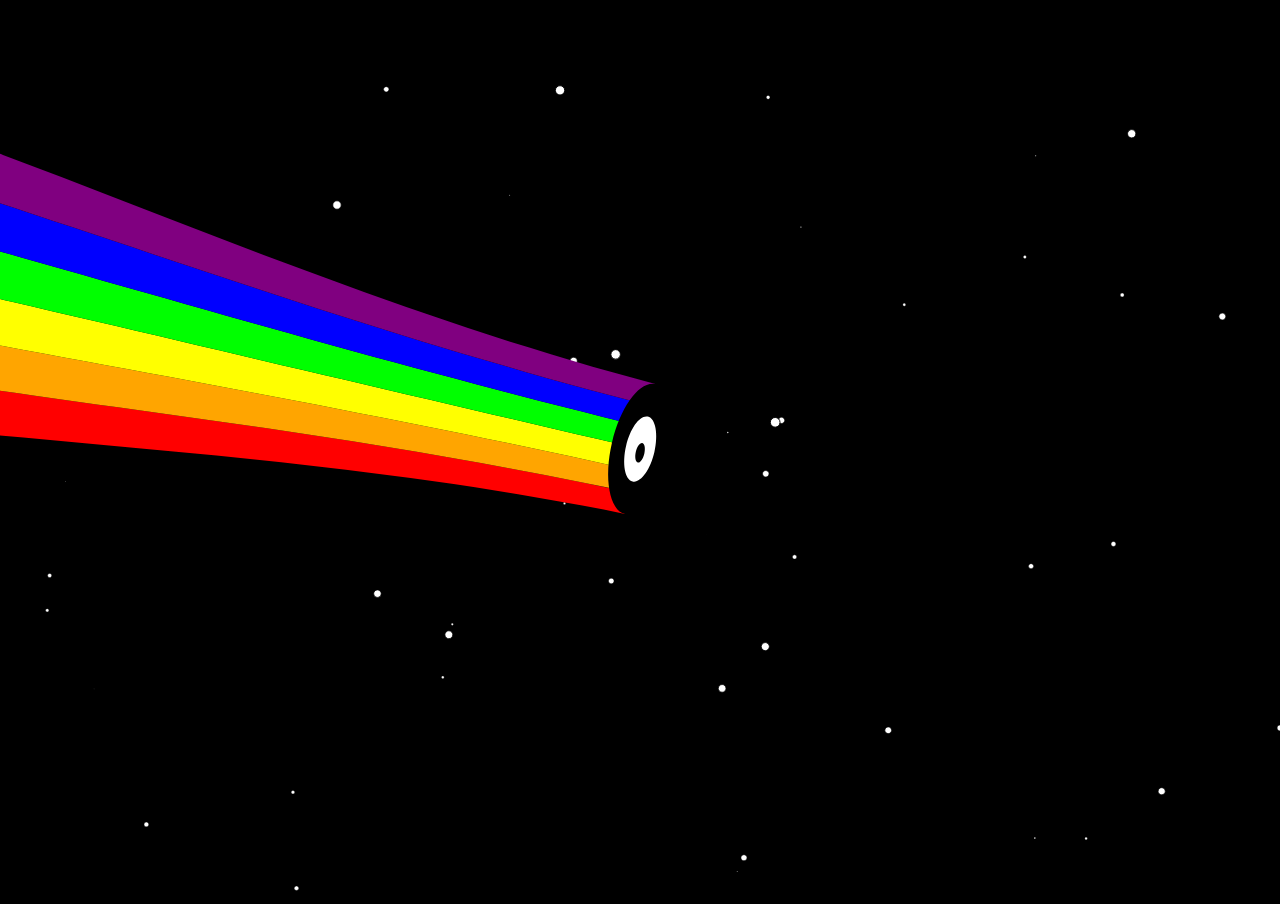
<file: index.html>
<!DOCTYPE html>
<html>
<head>
    <meta charset="UTF-8">
    <title>Nyan Rainbow</title>
    <link rel="stylesheet" href="css/style.css">
    <script type="text/javascript" src="js/paper-full.min.js"></script>
    <script type="text/javascript" src="js/mediaelement.js"></script>
    <script type="text/paperscript" canvas="canvas">
        // A tribute to Nyan Cat http://www.youtube.com/watch?v=QH2-TGUlwu4
        var mediaElement;
        var playing = false;
        MediaElement('nyan', {
            pluginPath: '/assets/mediaelement/',
            success: function(me) {
                mediaElement = me;
                me.play();
                me.addEventListener('timeupdate', function(time) {
                    if (me.currentTime > 3.7)
                        playing = true;
                });
            }
        });

        var mousePos = view.center + [view.bounds.width / 3, 100];
        var position = view.center;

        function onFrame(event) {
            position += (mousePos - position) / 10;
            var vector = (view.center - position) / 10;
            moveStars(vector * 3);
            moveRainbow(vector, event);
        }

        function onMouseMove(event) {
            mousePos = event.point;
        }

        function onKeyDown(event) {
            if (event.key == 'space')
                project.activeLayer.selected = !project.activeLayer.selected;
        }

        var moveStars = new function() {
            // The amount of symbol we want to place;
            var count = 50;

            // Create a symbol, which we will use to place instances of later:
            var path = new Path.Circle({
                center: new Point(0, 0),
                radius: 5,
                fillColor: 'white',
                strokeColor: 'black'
            });

            var symbol = new SymbolDefinition(path);

            // Place the instances of the symbol:
            for (var i = 0; i < count; i++) {
                // The center position is a random point in the view:
                var center = Point.random() * view.size;
                var placed = symbol.place(center);
                placed.scale(i / count + 0.01);
                placed.data = {
                    vector: new Point({
                        angle: Math.random() * 360,
                        length : (i / count) * Math.random() / 5
                    })
                };
            }

            var vector = new Point({
                angle: 45,
                length: 0
            });

            function keepInView(item) {
                var position = item.position;
                var viewBounds = view.bounds;
                if (position.isInside(viewBounds))
                    return;
                var itemBounds = item.bounds;
                if (position.x > viewBounds.width + 5) {
                    position.x = -item.bounds.width;
                }

                if (position.x < -itemBounds.width - 5) {
                    position.x = viewBounds.width;
                }

                if (position.y > viewBounds.height + 5) {
                    position.y = -itemBounds.height;
                }

                if (position.y < -itemBounds.height - 5) {
                    position.y = viewBounds.height
                }
            }

            return function(vector) {
                // Run through the active layer's children list and change
                // the position of the placed symbols:
                var layer = project.activeLayer;
                for (var i = 0; i < count; i++) {
                    var item = layer.children[i];
                    var size = item.bounds.size;
                    var length = vector.length / 10 * size.width / 10;
                    item.position += vector.normalize(length) + item.data.vector;
                    keepInView(item);
                }
            };
        };

        var moveRainbow = new function() {
            var paths = [];
            var colors = ['red', 'orange', 'yellow', 'lime', 'blue', 'purple'];
            for (var i = 0; i < colors.length; i++) {
                var path = new Path({
                    fillColor: colors[i]
                });
                paths.push(path);
            }

            var count = 30;
            var group = new Group(paths);
            var headGroup;
            var eyePosition = new Point();
            var eyeFollow = (Point.random() - 0.5);
            var blinkTime = 200;
            function createHead(vector, count) {
                var eyeVector = (eyePosition - eyeFollow);
                eyePosition -= eyeVector / 4;
                if (eyeVector.length < 0.00001)
                    eyeFollow = (Point.random() - 0.5);
                if (headGroup)
                    headGroup.remove();
                var top = paths[0].lastSegment.point;
                var bottom = paths[paths.length - 1].firstSegment.point;
                var radius = (bottom - top).length / 2;
                var circle = new Path.Circle({
                    center: top + (bottom - top) / 2,
                    radius: radius,
                    fillColor: 'black'
                });
                circle.scale(vector.length / 100, 1);
                circle.rotate(vector.angle, circle.center);

                innerCircle = circle.clone();
                innerCircle.scale(0.5);
                innerCircle.fillColor = (count % blinkTime < 3)
                    || (count % (blinkTime + 5) < 3) ? 'black' : 'white';
                if (count % (blinkTime + 40) == 0)
                    blinkTime = Math.round(Math.random() * 40) + 200;
                var eye = circle.clone();
                eye.position += eyePosition * radius;
                eye.scale(0.15, innerCircle.position);
                eye.fillColor = 'black';
                headGroup = new Group(circle, innerCircle, eye);
            }

            return function(vector, event) {
                var vector = (view.center - position) / 10;

                if (vector.length < 5)
                    vector.length = 5;
                count += vector.length / 100;
                group.translate(vector);
                var rotated = vector.rotate(90);
                var middle = paths.length / 2;
                for (var j = 0; j < paths.length; j++) {
                    var path = paths[j];
                    var nyanSwing = playing ? Math.sin(event.count / 2) * vector.length : 1;
                    var unitLength = vector.length * (2 + Math.sin(event.count / 10)) / 2;
                    var length = (j - middle) * unitLength + nyanSwing;
                    var top = view.center + rotated.normalize(length);
                    var bottom = view.center + rotated.normalize(length + unitLength);
                    path.add(top);
                    path.insert(0, bottom);
                    if (path.segments.length > 200) {
                        var index = Math.round(path.segments.length / 2);
                        path.segments[index].remove();
                        path.segments[index - 1].remove();
                    }
                    path.smooth();
                }
                createHead(vector, event.count);
                if (mediaElement)
                    mediaElement.setVolume(vector.length / 200);
            }
        }
    </script>
    <style>
        body {
            background: black;
        }
    </style>
</head>
<body>
<audio id="nyan" src="./audio/VariousArtists.mp3" autoplay autobuffer preload=none loop style="display:none"></audio>
<canvas id="canvas" resize hidpi="off"></canvas>
</body>
</html>
</file>
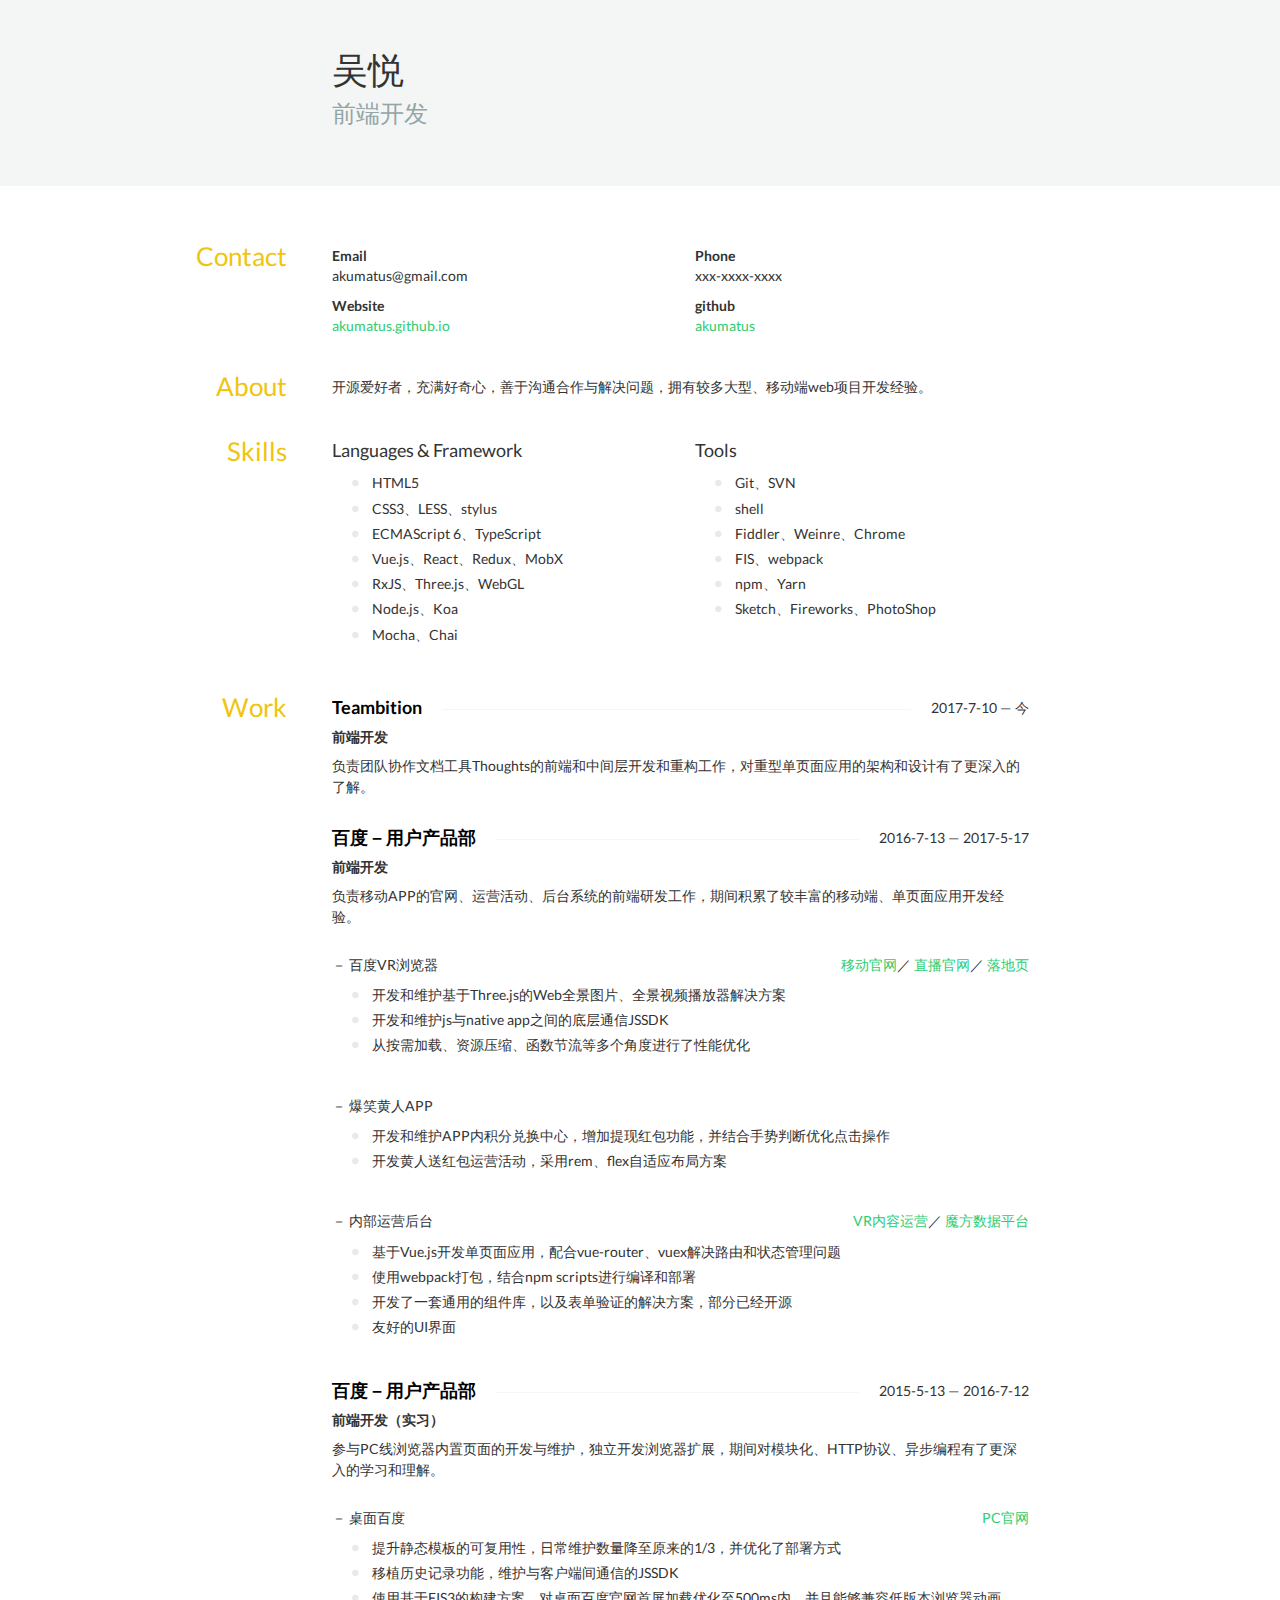
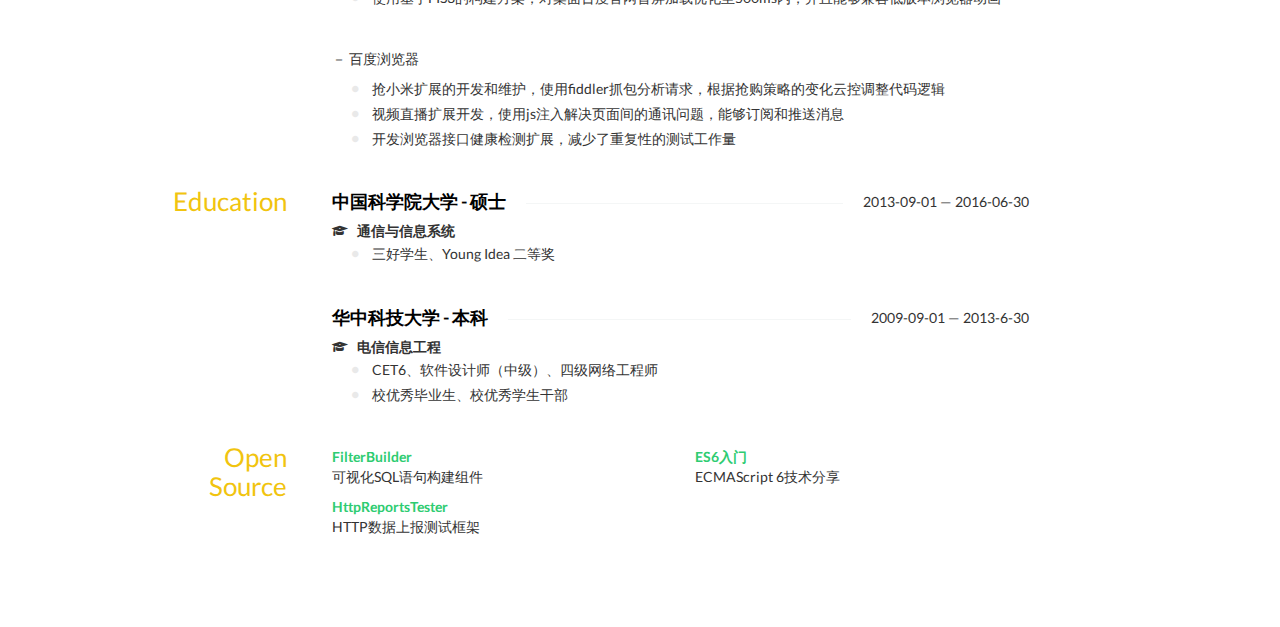
<file: resume/index.html>
<!doctype html>
<html>
	<head>
	
	<meta charset="utf-8">
	<meta name="viewport" content="width=device-width, user-scalable=no, minimal-ui">
	<title>吴悦</title>
	<link rel="stylesheet" href="./css/bootstrap.min.css">
	<link rel="stylesheet" href="./css/octicons.min.css">
	<link rel="stylesheet" href="./css/main.css">
	</head>
	<body>
	<header id="header">
		<div class="container">
			<div class="row">
				<div class="col-sm-9 col-sm-push-2">
					<h1>
						吴悦
					</h1>
					<h2>
						前端开发
					</h2>
				</div>
			</div>
		</div>
	</header>
	<div id="content" class="container">

	<section id="contact" class="row">
		<aside class="col-sm-2">
			<h3>Contact</h3>
		</aside>
		<div class="col-sm-9">
			<div class="row">
			<div class="col-sm-6">
				<strong>Email</strong>
				<div class="email">akumatus@gmail.com</div>
			</div>
			<div class="col-sm-6">
				<strong>Phone</strong>
				<div class="phone">xxx-xxxx-xxxx</div>
			</div>
			<div class="col-sm-6">
				<strong>Website</strong>
				<div class="website">
					<a href="https://akumatus.github.io/">akumatus.github.io</a>
				</div>
			</div>
			<div class="col-sm-6">
				<strong>github</strong>
				<div class="website">
					<a href="https://github.com/akumatus">akumatus</a>
				</div>
			</div>
			</div>
		</div>
	</section>

	<section id="about" class="row">
		<aside class="col-sm-2">
			<h3>About</h3>
		</aside>
		<div class="col-sm-9">
			<p>开源爱好者，充满好奇心，善于沟通合作与解决问题，拥有较多大型、移动端web项目开发经验。</p>
		</div>
	</section>

	<section id="skills" class="row">
		<aside class="col-sm-2">
			<h3>Skills</h3>
		</aside>
		<div class="col-sm-9">
			<div class="row">
				<div class="col-sm-6">
					<div class="name">
						<h4>Languages &amp; Framework</h4>
					</div>
					<ul class="keywords">
						<li>HTML5</li>
						<li>CSS3、LESS、stylus</li>
						<li>ECMAScript 6、TypeScript</li>
						<li>Vue.js、React、Redux、MobX</li>
						<li>RxJS、Three.js、WebGL</li>
						<li>Node.js、Koa</li>
						<li>Mocha、Chai</li>
					</ul>
				</div>
				<div class="col-sm-6">
					<div class="name">
						<h4>Tools</h4>
					</div>
					<ul class="keywords">
						<li>Git、SVN</li>
						<li>shell</li>
						<li>Fiddler、Weinre、Chrome</li>
						<li>FIS、webpack</li>
						<li>npm、Yarn</li>
						<li>Sketch、Fireworks、PhotoShop</li>
					</ul>
				</div>
			</div>
		</div>
	</section>

	<section id="work" class="row">
		<aside class="col-sm-2">
			<h3>Work</h3>
		</aside>
		<div class="col-sm-9">
			<div class="row">
			<div class="col-sm-12">
				<h4 class="strike-through">
					<span>Teambition</span>
					<span class="date">
					2017-7-10 — 今
				</span>
				</h4>
				<div class="position">
					前端开发
				</div>
				<div class="summary">
					<p>负责团队协作文档工具Thoughts的前端和中间层开发和重构工作，对重型单页面应用的架构和设计有了更深入的了解。</p>
				</div>
			</div>
			<div class="col-sm-12">
				<h4 class="strike-through">
					<span>百度－用户产品部</span>
					<span class="date">
						2016-7-13 — 2017-5-17
					</span>
				</h4>
				<div class="position">
					前端开发
				</div>
				<div class="summary">
					<p>负责移动APP的官网、运营活动、后台系统的前端研发工作，期间积累了较丰富的移动端、单页面应用开发经验。</p>
				</div>

				<br>
				<h5>
					－ 百度VR浏览器
					<div class="website pull-right">
						<a href="https://vr.baidu.com/m/">移动官网</a>／
						<a href="https://vr.baidu.com/open/">直播官网</a>／
						<a href="https://vr.baidu.com/h5/film/">落地页</a>
					</div>
				</h5>
				<ul class="highlights">
					<li class="bullet">开发和维护基于Three.js的Web全景图片、全景视频播放器解决方案</li>
					<li class="bullet">开发和维护js与native app之间的底层通信JSSDK</li>
					<li class="bullet">从按需加载、资源压缩、函数节流等多个角度进行了性能优化</li>
				</ul>

				<br>
				<h5>
					－ 爆笑黄人APP
				</h5>
				<ul class="highlights">
					<li class="bullet">开发和维护APP内积分兑换中心，增加提现红包功能，并结合手势判断优化点击操作</li>
					<li class="bullet">开发黄人送红包运营活动，采用rem、flex自适应布局方案</li>
				</ul>

				<br>
				<h5>
					－ 内部运营后台
					<div class="website pull-right">
						<a href="./image.html#heicha">VR内容运营</a>／
						<a href="./image.html#mofang">魔方数据平台</a>
					</div>
				</h5>
				<ul class="highlights">
					<li class="bullet">基于Vue.js开发单页面应用，配合vue-router、vuex解决路由和状态管理问题</li>
					<li class="bullet">使用webpack打包，结合npm scripts进行编译和部署</li>
					<li class="bullet">开发了一套通用的组件库，以及表单验证的解决方案，部分已经开源</li>
					<li class="bullet">友好的UI界面</li>
				</ul>
			</div>
			<div class="col-sm-12">
				<h4 class="strike-through">
					<span>百度－用户产品部</span>
					<span class="date">
						2015-5-13 — 2016-7-12
					</span>
				</h4>
				<div class="position">
					前端开发（实习）
				</div>
				<div class="summary">
					<p>参与PC线浏览器内置页面的开发与维护，独立开发浏览器扩展，期间对模块化、HTTP协议、异步编程有了更深入的学习和理解。</p>
				</div>

				<br>
				<h5>
					－ 桌面百度
					<div class="website pull-right">
						<a href="https://zhuomian.baidu.com/">PC官网</a>
					</div>
				</h5>
				<ul class="highlights">
					<li class="bullet">提升静态模板的可复用性，日常维护数量降至原来的1/3，并优化了部署方式</li>
					<li class="bullet">移植历史记录功能，维护与客户端间通信的JSSDK</li>
					<li class="bullet">使用基于FIS3的构建方案，对桌面百度官网首屏加载优化至500ms内，并且能够兼容低版本浏览器动画</li>
				</ul>

				<br>
				<h5>
					－ 百度浏览器
				</h5>
				<ul class="highlights">
					<li class="bullet">抢小米扩展的开发和维护，使用fiddler抓包分析请求，根据抢购策略的变化云控调整代码逻辑</li>
					<li class="bullet">视频直播扩展开发，使用js注入解决页面间的通讯问题，能够订阅和推送消息</li>
					<li class="bullet">开发浏览器接口健康检测扩展，减少了重复性的测试工作量</li>
				</ul>
			</div>
			</div>
		</div>
	</section>

	
	<section id="education" class="row">
		<aside class="col-sm-2">
			<h3>Education</h3>
		</aside>
		<div class="col-sm-9">
			<div class="row">
			<div class="col-sm-12">
				<h4 class="strike-through">
					<span>中国科学院大学 - 硕士</span>
					<span class="date">
						2013-09-01 — 2016-06-30
					</span>
				</h4>
				<div class="area">
					通信与信息系统
				</div>
				<ul class="courses">
					<li>三好学生、Young Idea 二等奖</li>
				</ul>
			</div>
			<div class="col-sm-12">
				<h4 class="strike-through">
					<span>华中科技大学 - 本科</span>
					<span class="date">
						2009-09-01 — 2013-6-30
					</span>
				</h4>
				<div class="area">
					电信信息工程
				</div>
				<ul class="courses">
					<li>CET6、软件设计师（中级）、四级网络工程师</li>
					<li>校优秀毕业生、校优秀学生干部</li>
				</ul>
			</div>
			</div>
		</div>
	</section>

	<section id="openSource" class="row">
		<aside class="col-sm-2">
			<h3>Open Source</h3>
		</aside>
		<div class="col-sm-9">
			<div class="row">
				<div class="col-sm-6">
					<strong>
						<a href="https://github.com/akumatus/FilterBuilder">FilterBuilder</a>
					</strong>
					<div class="email">
						可视化SQL语句构建组件
					</div>
				</div>
				<div class="col-sm-6">
					<strong>
						<a href="https://github.com/akumatus/es6-start-up-slides">ES6入门</a>
					</strong>
					<div class="phone">ECMAScript 6技术分享</div>
				</div>
				<div class="col-sm-6">
					<strong>
						<a href="https://github.com/akumatus/HttpReportsTester">HttpReportsTester</a>
					</strong>
					<div class="phone">HTTP数据上报测试框架</div>
				</div>
			</div>
		</div>
	</section>

	</div>

	</body>
</html>
</file>
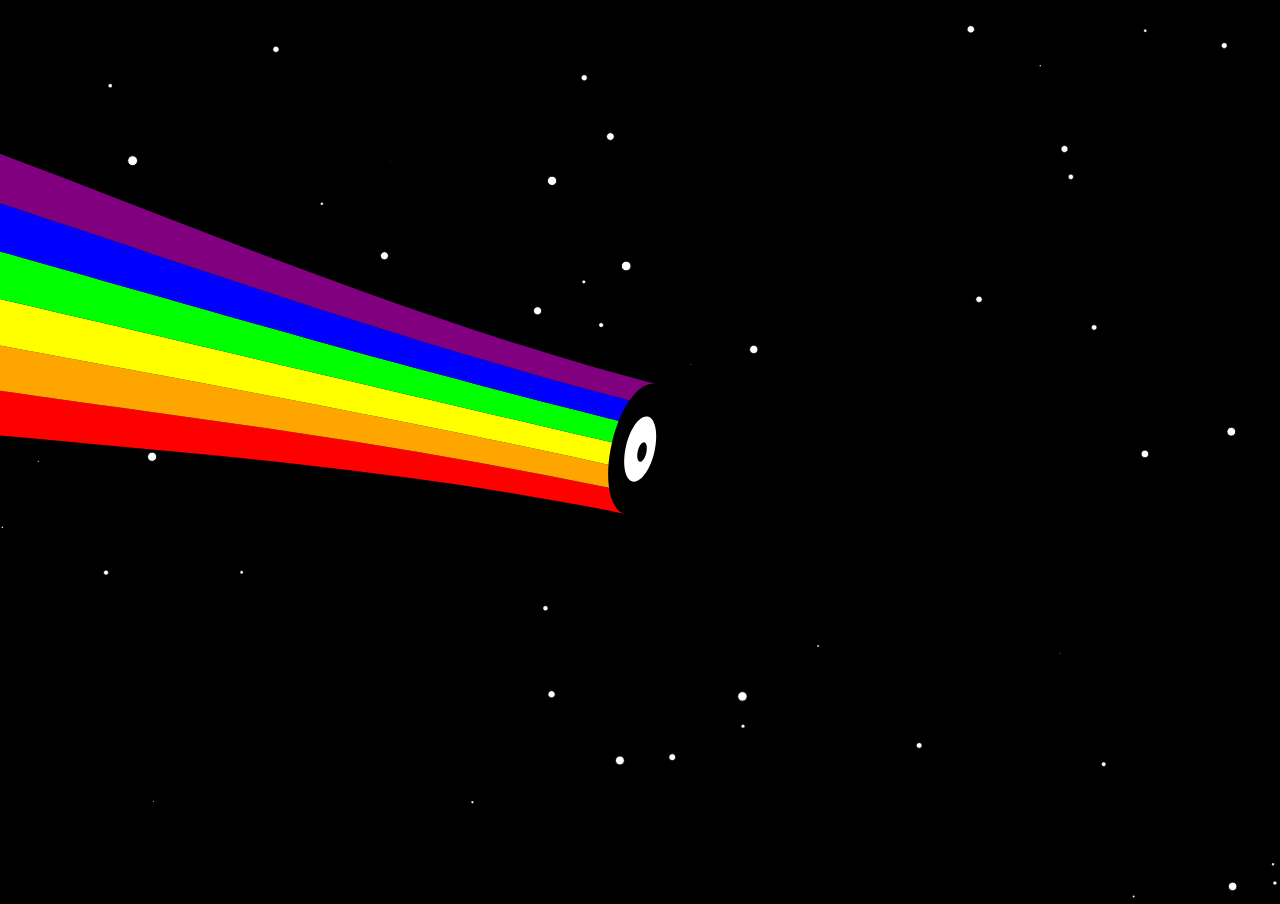
<file: src/index.html>
<!DOCTYPE html>
<html>
<head>
    <meta charset="UTF-8">
    <title>Nyan Rainbow</title>
    <link rel="stylesheet" href="./css/style.css">
    <script type="text/javascript" src="./js/paper-full.min.js"></script>
    <script type="text/javascript" src="./js/mediaelement.js"></script>
    <script type="text/paperscript" canvas="canvas">
        // A tribute to Nyan Cat http://www.youtube.com/watch?v=QH2-TGUlwu4
        var mediaElement;
        var playing = false;
        MediaElement('nyan', {
            pluginPath: '/assets/mediaelement/',
            success: function(me) {
                mediaElement = me;
                me.play();
                me.addEventListener('timeupdate', function(time) {
                    if (me.currentTime > 3.7)
                        playing = true;
                });
            }
        });

        var mousePos = view.center + [view.bounds.width / 3, 100];
        var position = view.center;

        function onFrame(event) {
            position += (mousePos - position) / 10;
            var vector = (view.center - position) / 10;
            moveStars(vector * 3);
            moveRainbow(vector, event);
        }

        function onMouseMove(event) {
            mousePos = event.point;
        }

        function onKeyDown(event) {
            if (event.key == 'space')
                project.activeLayer.selected = !project.activeLayer.selected;
        }

        var moveStars = new function() {
            // The amount of symbol we want to place;
            var count = 50;

            // Create a symbol, which we will use to place instances of later:
            var path = new Path.Circle({
                center: new Point(0, 0),
                radius: 5,
                fillColor: 'white',
                strokeColor: 'black'
            });

            var symbol = new SymbolDefinition(path);

            // Place the instances of the symbol:
            for (var i = 0; i < count; i++) {
                // The center position is a random point in the view:
                var center = Point.random() * view.size;
                var placed = symbol.place(center);
                placed.scale(i / count + 0.01);
                placed.data = {
                    vector: new Point({
                        angle: Math.random() * 360,
                        length : (i / count) * Math.random() / 5
                    })
                };
            }

            var vector = new Point({
                angle: 45,
                length: 0
            });

            function keepInView(item) {
                var position = item.position;
                var viewBounds = view.bounds;
                if (position.isInside(viewBounds))
                    return;
                var itemBounds = item.bounds;
                if (position.x > viewBounds.width + 5) {
                    position.x = -item.bounds.width;
                }

                if (position.x < -itemBounds.width - 5) {
                    position.x = viewBounds.width;
                }

                if (position.y > viewBounds.height + 5) {
                    position.y = -itemBounds.height;
                }

                if (position.y < -itemBounds.height - 5) {
                    position.y = viewBounds.height
                }
            }

            return function(vector) {
                // Run through the active layer's children list and change
                // the position of the placed symbols:
                var layer = project.activeLayer;
                for (var i = 0; i < count; i++) {
                    var item = layer.children[i];
                    var size = item.bounds.size;
                    var length = vector.length / 10 * size.width / 10;
                    item.position += vector.normalize(length) + item.data.vector;
                    keepInView(item);
                }
            };
        };

        var moveRainbow = new function() {
            var paths = [];
            var colors = ['red', 'orange', 'yellow', 'lime', 'blue', 'purple'];
            for (var i = 0; i < colors.length; i++) {
                var path = new Path({
                    fillColor: colors[i]
                });
                paths.push(path);
            }

            var count = 30;
            var group = new Group(paths);
            var headGroup;
            var eyePosition = new Point();
            var eyeFollow = (Point.random() - 0.5);
            var blinkTime = 200;
            function createHead(vector, count) {
                var eyeVector = (eyePosition - eyeFollow);
                eyePosition -= eyeVector / 4;
                if (eyeVector.length < 0.00001)
                    eyeFollow = (Point.random() - 0.5);
                if (headGroup)
                    headGroup.remove();
                var top = paths[0].lastSegment.point;
                var bottom = paths[paths.length - 1].firstSegment.point;
                var radius = (bottom - top).length / 2;
                var circle = new Path.Circle({
                    center: top + (bottom - top) / 2,
                    radius: radius,
                    fillColor: 'black'
                });
                circle.scale(vector.length / 100, 1);
                circle.rotate(vector.angle, circle.center);

                innerCircle = circle.clone();
                innerCircle.scale(0.5);
                innerCircle.fillColor = (count % blinkTime < 3)
                    || (count % (blinkTime + 5) < 3) ? 'black' : 'white';
                if (count % (blinkTime + 40) == 0)
                    blinkTime = Math.round(Math.random() * 40) + 200;
                var eye = circle.clone();
                eye.position += eyePosition * radius;
                eye.scale(0.15, innerCircle.position);
                eye.fillColor = 'black';
                headGroup = new Group(circle, innerCircle, eye);
            }

            return function(vector, event) {
                var vector = (view.center - position) / 10;

                if (vector.length < 5)
                    vector.length = 5;
                count += vector.length / 100;
                group.translate(vector);
                var rotated = vector.rotate(90);
                var middle = paths.length / 2;
                for (var j = 0; j < paths.length; j++) {
                    var path = paths[j];
                    var nyanSwing = playing ? Math.sin(event.count / 2) * vector.length : 1;
                    var unitLength = vector.length * (2 + Math.sin(event.count / 10)) / 2;
                    var length = (j - middle) * unitLength + nyanSwing;
                    var top = view.center + rotated.normalize(length);
                    var bottom = view.center + rotated.normalize(length + unitLength);
                    path.add(top);
                    path.insert(0, bottom);
                    if (path.segments.length > 200) {
                        var index = Math.round(path.segments.length / 2);
                        path.segments[index].remove();
                        path.segments[index - 1].remove();
                    }
                    path.smooth();
                }
                createHead(vector, event.count);
                if (mediaElement)
                    mediaElement.setVolume(vector.length / 200);
            }
        }
    </script>
    <style>
        body {
            background: black;
        }
    </style>
</head>
<body>
<audio id="nyan" src="http://dl.dropbox.com/u/31703/nyan.mp3" autoplay autobuffer preload=none loop style="display:none"></audio>
<canvas id="canvas" resize hidpi="off"></canvas>
</body>
</html>
</file>
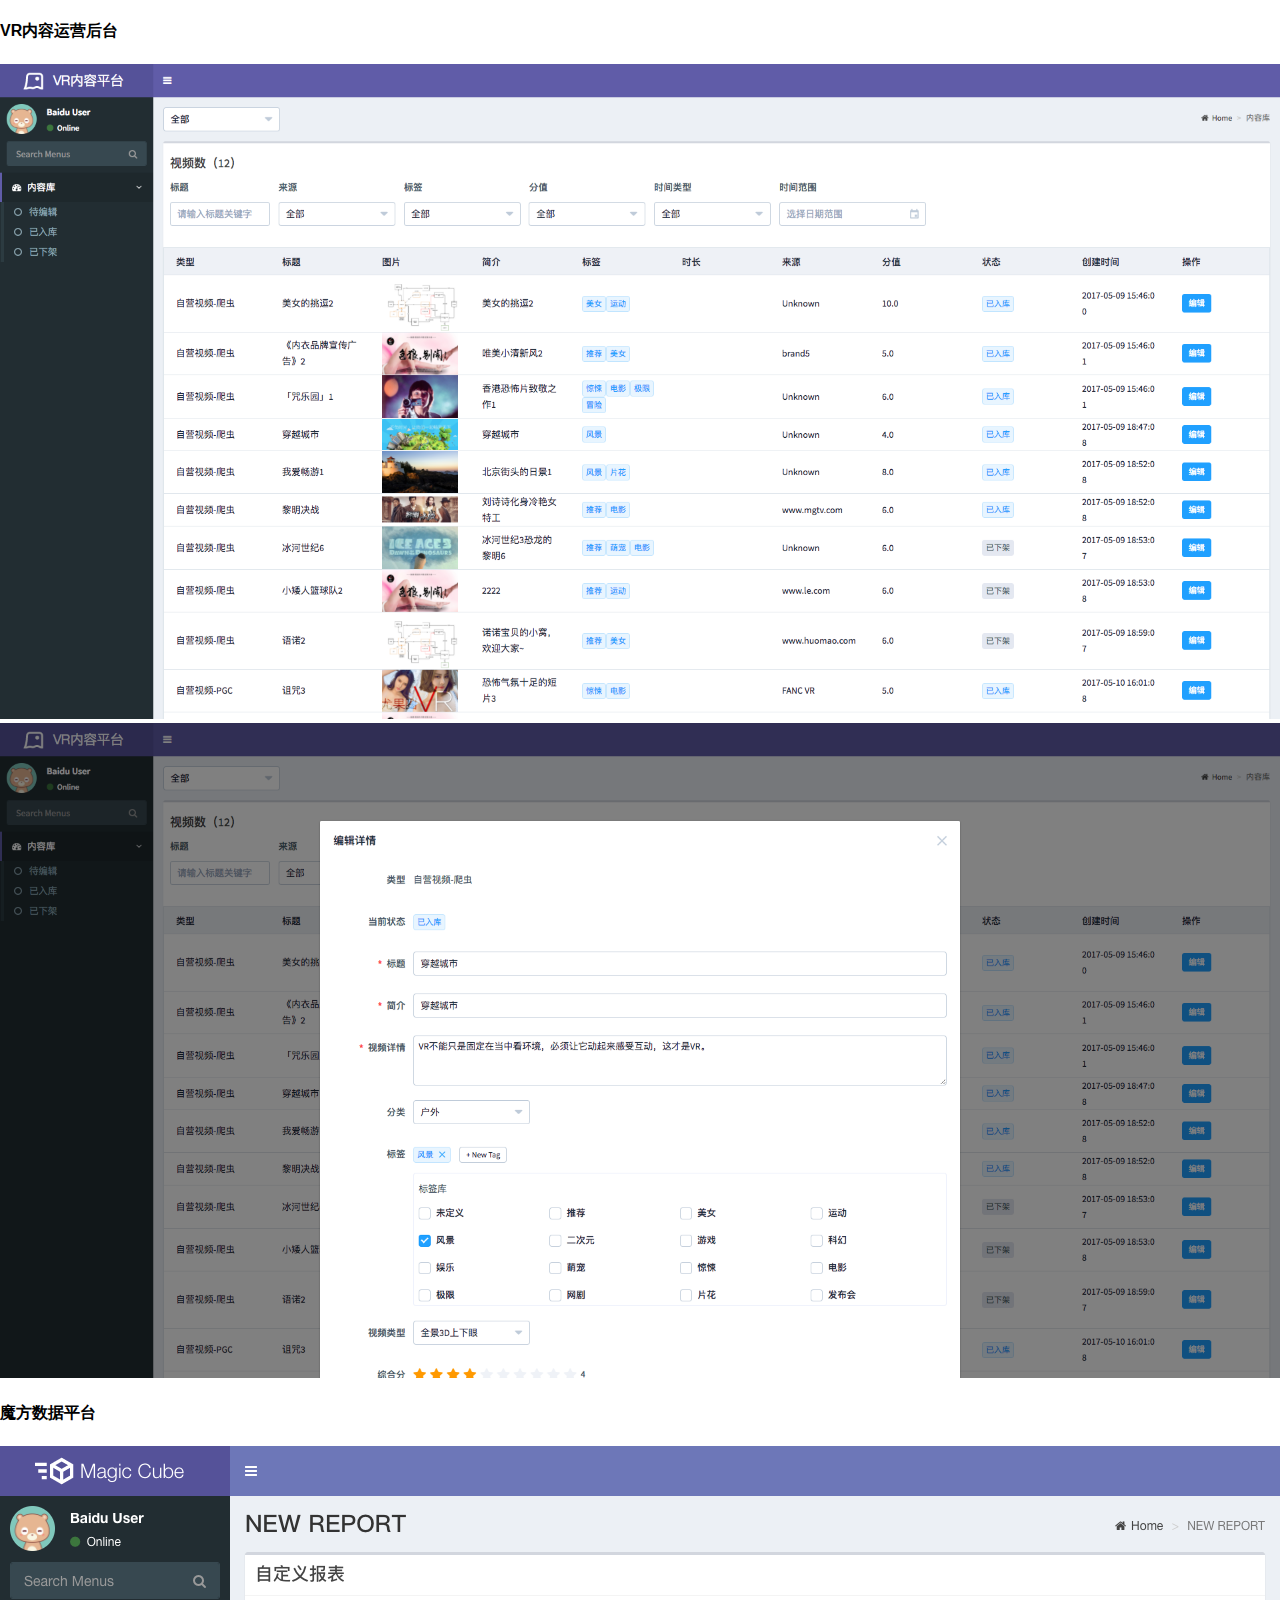
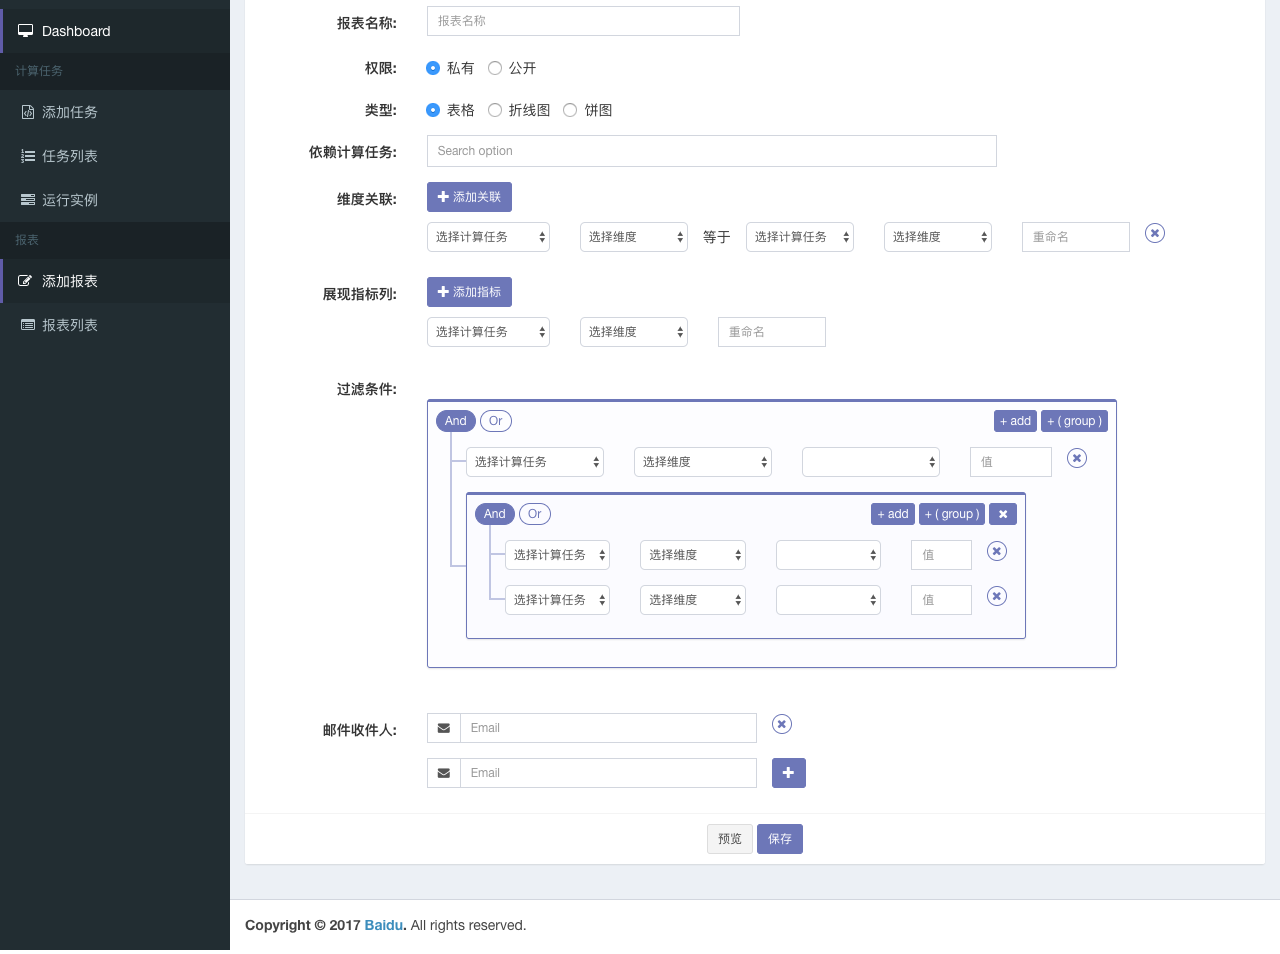
<file: resume/image.html>
<!DOCTYPE html>
<html lang="en">
<head>
    <meta charset="UTF-8">
    <title>image</title>
    <style>
        body {
            margin: 0;
            font-family: -apple-system, BlinkMacSystemFont, "PingFang SC","Helvetica Neue",STHeiti,"Microsoft Yahei",Tahoma,Simsun,sans-serif;
        }

        img {
            width: 100%;
            height: auto;
        }
    </style>
</head>
<body>
    <h4>VR内容运营后台</h4>
    <img id="heicha" src="../images/heicha-0.png">
    <img src="../images/heicha-1.png">
    <h4>魔方数据平台</h4>
    <img id="mofang" src="../images/mofang.png">
</body>
</html>
</file>
<file: css/style.css>
html,
body {
    margin: 0;
    overflow: hidden;
    height: 100%;
}

/* Scale canvas with resize attribute to full size */
canvas[resize] {
    width: 100%;
    height: 100%;
}
</file>
<file: resume/css/main.css>
@import "./font.css";

body {
    background: #fff;
    font-family: Lato, sans-serif;
    margin: 0 0 80px;
}

a {
    color: #2ecc71;
}

a:focus,
a:hover {
    color: #f1c40f;
    text-decoration: none;
}

p {
    line-height: 1.5;
    margin: 0;
}

p + p {
    margin-top: 10px;
}

h1,
h2,
h3,
h4 {
    margin-top: 0
}

section {
    margin-top: 30px;
}

li {
    line-height: 1.8;
    list-style: none;
}

li:before {
    content: "\f052";
    float: left;
    font: 13px Octicons;
    margin-top: 6px;
    margin-left: -20px;
    opacity: .1;
    position: absolute;
}

blockquote {
    border-left: 5px solid #e7e9ec;
    font-size: 14px;
}

em {
    color: #95a5a6;
    font-weight: normal;
    font-style: normal;
}

h4 span:first-child {
    color: #000;
    font-weight: bold;
}

.container {
    max-width: 1000px;
    padding: 0 30px;
}

.col-sm-6 {
    margin-bottom: 10px;
}

.col-sm-12 h4 {
    margin-top: 12px;
}

.col-sm-12 + .col-sm-12 {
    margin-top: 30px;
}

#header {
    background: #f4f6f6;
    padding: 50px 0;
    margin-bottom: 30px;
}

#header h2 {
    color: #95a5a6;
    font-size: 24px;
}

#content h3 {
    color: #f1c40f;
    font-size: 26px;
    margin-top: -4px;
}

#content aside {
    text-align: right;
    padding-right: 30px;
}

#profiles .network {
    text-transform: capitalize;
}

#work .position,
#volunteer .position {
    font-weight: bold;
    margin-bottom: 8px;
}

#education .area {
    font-weight: bold;
}

#education .area:before {
    content: "\f0d7";
    font: 16px Octicons;
    margin-right: 6px;
}

#education .studyType {
    margin-left: 25px;
}

#awards .summary,
#publications .summary {
    margin-top: 8px;
}

#publications .website a:before {
    content: attr(href);
}

@media (min-width: 480px) {
    .strike-through {
        border-top: 1px solid #f4f6f6;
        height: 20px;
        margin-top: 12px;
        margin-bottom: -2px;
        position: relative;
    }
    .strike-through span,
    .strike-through a {
        background: #fff;
        position: absolute;
    }
    .strike-through span:first-child {
        padding-right: 20px;
        margin-top: -12px;
    }
    .strike-through span + span {
        font-size: 14px;
        margin-top: -10px;
        padding-left: 20px;
        right: 0;
    }
}

@media (max-width: 768px) {
    .col-sm-6:last-child {
        margin-bottom: 0px;
    }
    #content aside {
        margin-bottom: 20px;
        padding-right: 0;
        text-align: left;
    }
    #publications .website a:before {
        content: "View publication";
    }
}

@media (max-width: 480px) {
    h1 {
        font-size: 26px;
    }
    .date {
        font-size: 14px;
        margin-bottom: 5px;
    }
    .strike-through span:first-child {
        margin-bottom: 7px;
    }
    .strike-through span {
        display: block;
    }
    #header {
        margin-bottom: 10px;
        padding: 40px 0;
    }
    #actions {
        display: none;
    }
}
</file>
<file: src/css/style.css>
html,
body {
    margin: 0;
    overflow: hidden;
    height: 100%;
}

/* Scale canvas with resize attribute to full size */
canvas[resize] {
    width: 100%;
    height: 100%;
}
</file>
<file: resume/css/octicons.min.css>
@font-face{font-family:octicons;src:url(../fonts/octicons?#iefix) format('embedded-opentype'),url(../fonts/octicons.woff) format('woff'),url(../fonts/octicons.ttf) format('truetype'),url(../fonts/octicons.svg#octicons) format('svg');font-weight:400;font-style:normal}.octicon{font:normal normal 16px octicons;line-height:1;display:inline-block;text-decoration:none;-webkit-font-smoothing:antialiased;-moz-osx-font-smoothing:grayscale}.mega-octicon{font:normal normal 32px octicons;line-height:1;display:inline-block;text-decoration:none;-webkit-font-smoothing:antialiased;-moz-osx-font-smoothing:grayscale}.octicon-alert:before{content:'\f02d'}.octicon-alignment-align:before{content:'\f08a'}.octicon-alignment-aligned-to:before{content:'\f08e'}.octicon-alignment-unalign:before{content:'\f08b'}.octicon-arrow-down:before{content:'\f03f'}.octicon-arrow-left:before{content:'\f040'}.octicon-arrow-right:before{content:'\f03e'}.octicon-arrow-small-down:before{content:'\f0a0'}.octicon-arrow-small-left:before{content:'\f0a1'}.octicon-arrow-small-right:before{content:'\f071'}.octicon-arrow-small-up:before{content:'\f09f'}.octicon-arrow-up:before{content:'\f03d'}.octicon-beer:before{content:'\f069'}.octicon-book:before{content:'\f007'}.octicon-bookmark:before{content:'\f07b'}.octicon-briefcase:before{content:'\f0d3'}.octicon-broadcast:before{content:'\f048'}.octicon-browser:before{content:'\f0c5'}.octicon-bug:before{content:'\f091'}.octicon-calendar:before{content:'\f068'}.octicon-check:before{content:'\f03a'}.octicon-checklist:before{content:'\f076'}.octicon-chevron-down:before{content:'\f0a3'}.octicon-chevron-left:before{content:'\f0a4'}.octicon-chevron-right:before{content:'\f078'}.octicon-chevron-up:before{content:'\f0a2'}.octicon-circle-slash:before{content:'\f084'}.octicon-circuit-board:before{content:'\f0d6'}.octicon-clippy:before{content:'\f035'}.octicon-clock:before{content:'\f046'}.octicon-cloud-download:before{content:'\f00b'}.octicon-cloud-upload:before{content:'\f00c'}.octicon-code:before{content:'\f05f'}.octicon-color-mode:before{content:'\f065'}.octicon-comment-add:before,.octicon-comment:before{content:'\f02b'}.octicon-comment-discussion:before{content:'\f04f'}.octicon-credit-card:before{content:'\f045'}.octicon-dash:before{content:'\f0ca'}.octicon-dashboard:before{content:'\f07d'}.octicon-database:before{content:'\f096'}.octicon-device-camera:before{content:'\f056'}.octicon-device-camera-video:before{content:'\f057'}.octicon-device-desktop:before{content:'\f27c'}.octicon-device-mobile:before{content:'\f038'}.octicon-diff:before{content:'\f04d'}.octicon-diff-added:before{content:'\f06b'}.octicon-diff-ignored:before{content:'\f099'}.octicon-diff-modified:before{content:'\f06d'}.octicon-diff-removed:before{content:'\f06c'}.octicon-diff-renamed:before{content:'\f06e'}.octicon-ellipsis:before{content:'\f09a'}.octicon-eye-unwatch:before,.octicon-eye-watch:before,.octicon-eye:before{content:'\f04e'}.octicon-file-binary:before{content:'\f094'}.octicon-file-code:before{content:'\f010'}.octicon-file-directory:before{content:'\f016'}.octicon-file-media:before{content:'\f012'}.octicon-file-pdf:before{content:'\f014'}.octicon-file-submodule:before{content:'\f017'}.octicon-file-symlink-directory:before{content:'\f0b1'}.octicon-file-symlink-file:before{content:'\f0b0'}.octicon-file-text:before{content:'\f011'}.octicon-file-zip:before{content:'\f013'}.octicon-flame:before{content:'\f0d2'}.octicon-fold:before{content:'\f0cc'}.octicon-gear:before{content:'\f02f'}.octicon-gift:before{content:'\f042'}.octicon-gist:before{content:'\f00e'}.octicon-gist-secret:before{content:'\f08c'}.octicon-git-branch-create:before,.octicon-git-branch-delete:before,.octicon-git-branch:before{content:'\f020'}.octicon-git-commit:before{content:'\f01f'}.octicon-git-compare:before{content:'\f0ac'}.octicon-git-merge:before{content:'\f023'}.octicon-git-pull-request-abandoned:before,.octicon-git-pull-request:before{content:'\f009'}.octicon-globe:before{content:'\f0b6'}.octicon-graph:before{content:'\f043'}.octicon-heart:before{content:'\2665'}.octicon-history:before{content:'\f07e'}.octicon-home:before{content:'\f08d'}.octicon-horizontal-rule:before{content:'\f070'}.octicon-hourglass:before{content:'\f09e'}.octicon-hubot:before{content:'\f09d'}.octicon-inbox:before{content:'\f0cf'}.octicon-info:before{content:'\f059'}.octicon-issue-closed:before{content:'\f028'}.octicon-issue-opened:before{content:'\f026'}.octicon-issue-reopened:before{content:'\f027'}.octicon-jersey:before{content:'\f019'}.octicon-jump-down:before{content:'\f072'}.octicon-jump-left:before{content:'\f0a5'}.octicon-jump-right:before{content:'\f0a6'}.octicon-jump-up:before{content:'\f073'}.octicon-key:before{content:'\f049'}.octicon-keyboard:before{content:'\f00d'}.octicon-law:before{content:'\f0d8'}.octicon-light-bulb:before{content:'\f000'}.octicon-link:before{content:'\f05c'}.octicon-link-external:before{content:'\f07f'}.octicon-list-ordered:before{content:'\f062'}.octicon-list-unordered:before{content:'\f061'}.octicon-location:before{content:'\f060'}.octicon-gist-private:before,.octicon-git-fork-private:before,.octicon-lock:before,.octicon-mirror-private:before{content:'\f06a'}.octicon-logo-github:before{content:'\f092'}.octicon-mail:before{content:'\f03b'}.octicon-mail-read:before{content:'\f03c'}.octicon-mail-reply:before{content:'\f051'}.octicon-mark-github:before{content:'\f00a'}.octicon-markdown:before{content:'\f0c9'}.octicon-megaphone:before{content:'\f077'}.octicon-mention:before{content:'\f0be'}.octicon-microscope:before{content:'\f089'}.octicon-milestone:before{content:'\f075'}.octicon-mirror-public:before,.octicon-mirror:before{content:'\f024'}.octicon-mortar-board:before{content:'\f0d7'}.octicon-move-down:before{content:'\f0a8'}.octicon-move-left:before{content:'\f074'}.octicon-move-right:before{content:'\f0a9'}.octicon-move-up:before{content:'\f0a7'}.octicon-mute:before{content:'\f080'}.octicon-no-newline:before{content:'\f09c'}.octicon-octoface:before{content:'\f008'}.octicon-organization:before{content:'\f037'}.octicon-package:before{content:'\f0c4'}.octicon-paintcan:before{content:'\f0d1'}.octicon-pencil:before{content:'\f058'}.octicon-person-add:before,.octicon-person-follow:before,.octicon-person:before{content:'\f018'}.octicon-pin:before{content:'\f041'}.octicon-playback-fast-forward:before{content:'\f0bd'}.octicon-playback-pause:before{content:'\f0bb'}.octicon-playback-play:before{content:'\f0bf'}.octicon-playback-rewind:before{content:'\f0bc'}.octicon-plug:before{content:'\f0d4'}.octicon-file-add:before,.octicon-file-directory-create:before,.octicon-gist-new:before,.octicon-plus:before,.octicon-repo-create:before{content:'\f05d'}.octicon-podium:before{content:'\f0af'}.octicon-primitive-dot:before{content:'\f052'}.octicon-primitive-square:before{content:'\f053'}.octicon-pulse:before{content:'\f085'}.octicon-puzzle:before{content:'\f0c0'}.octicon-question:before{content:'\f02c'}.octicon-quote:before{content:'\f063'}.octicon-radio-tower:before{content:'\f030'}.octicon-repo-delete:before,.octicon-repo:before{content:'\f001'}.octicon-repo-clone:before{content:'\f04c'}.octicon-repo-force-push:before{content:'\f04a'}.octicon-gist-fork:before,.octicon-repo-forked:before{content:'\f002'}.octicon-repo-pull:before{content:'\f006'}.octicon-repo-push:before{content:'\f005'}.octicon-rocket:before{content:'\f033'}.octicon-rss:before{content:'\f034'}.octicon-ruby:before{content:'\f047'}.octicon-screen-full:before{content:'\f066'}.octicon-screen-normal:before{content:'\f067'}.octicon-search-save:before,.octicon-search:before{content:'\f02e'}.octicon-server:before{content:'\f097'}.octicon-settings:before{content:'\f07c'}.octicon-log-in:before,.octicon-sign-in:before{content:'\f036'}.octicon-log-out:before,.octicon-sign-out:before{content:'\f032'}.octicon-split:before{content:'\f0c6'}.octicon-squirrel:before{content:'\f0b2'}.octicon-star-add:before,.octicon-star-delete:before,.octicon-star:before{content:'\f02a'}.octicon-steps:before{content:'\f0c7'}.octicon-stop:before{content:'\f08f'}.octicon-repo-sync:before,.octicon-sync:before{content:'\f087'}.octicon-tag-add:before,.octicon-tag-remove:before,.octicon-tag:before{content:'\f015'}.octicon-telescope:before{content:'\f088'}.octicon-terminal:before{content:'\f0c8'}.octicon-three-bars:before{content:'\f05e'}.octicon-tools:before{content:'\f031'}.octicon-trashcan:before{content:'\f0d0'}.octicon-triangle-down:before{content:'\f05b'}.octicon-triangle-left:before{content:'\f044'}.octicon-triangle-right:before{content:'\f05a'}.octicon-triangle-up:before{content:'\f0aa'}.octicon-unfold:before{content:'\f039'}.octicon-unmute:before{content:'\f0ba'}.octicon-versions:before{content:'\f064'}.octicon-remove-close:before,.octicon-x:before{content:'\f081'}.octicon-zap:before{content:'\26A1'}
</file>
